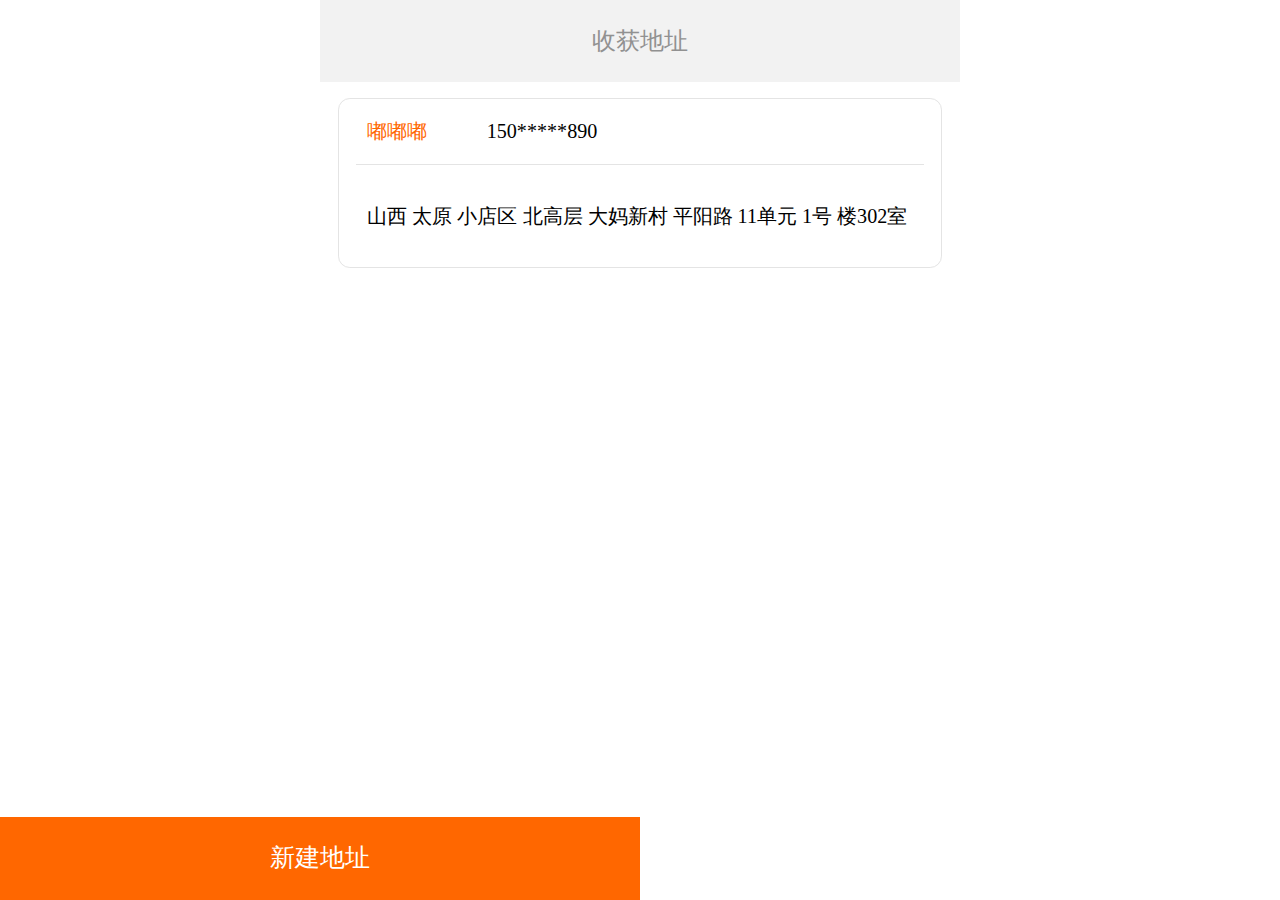
<file: add-address.html>
<!DOCTYPE html>
<html lang="zh">
<head>
	<meta charset="UTF-8">
	<meta name="viewport" content="width=device-width, initial-scale=1.0">
	<script src="js/rem.js" type="text/javascript" charset="utf-8"></script>
	<link rel="stylesheet" href="css/base.css">
	<link rel="stylesheet" href="css/add-address.css">
	<link rel="stylesheet" href="css/header.css">
	<title>Document</title>
</head>
<body>
	<div class="root">
		<main>
			<header class="header">
				<a href="index.html"  class="iconfont">&#xe601;</a>
				<span>收获地址</span>
				<a href="search.html" class="iconfont">&#xe634;</a>
			</header>
			<section class="content">
				<div class="top">
					<span>嘟嘟嘟</span>
					<span>150*****890</span>
				</div>
				<div class="bot">
					<span>山西 太原 小店区 北高层 大妈新村 平阳路  11单元 1号  楼302室</span>
					<i class="iconfont">&#xe600;</i>

				</div>

			</section>
		</main>
		<a href="address.html" class="footer">新建地址</a>
	</div>
</body>
</html>
</file>
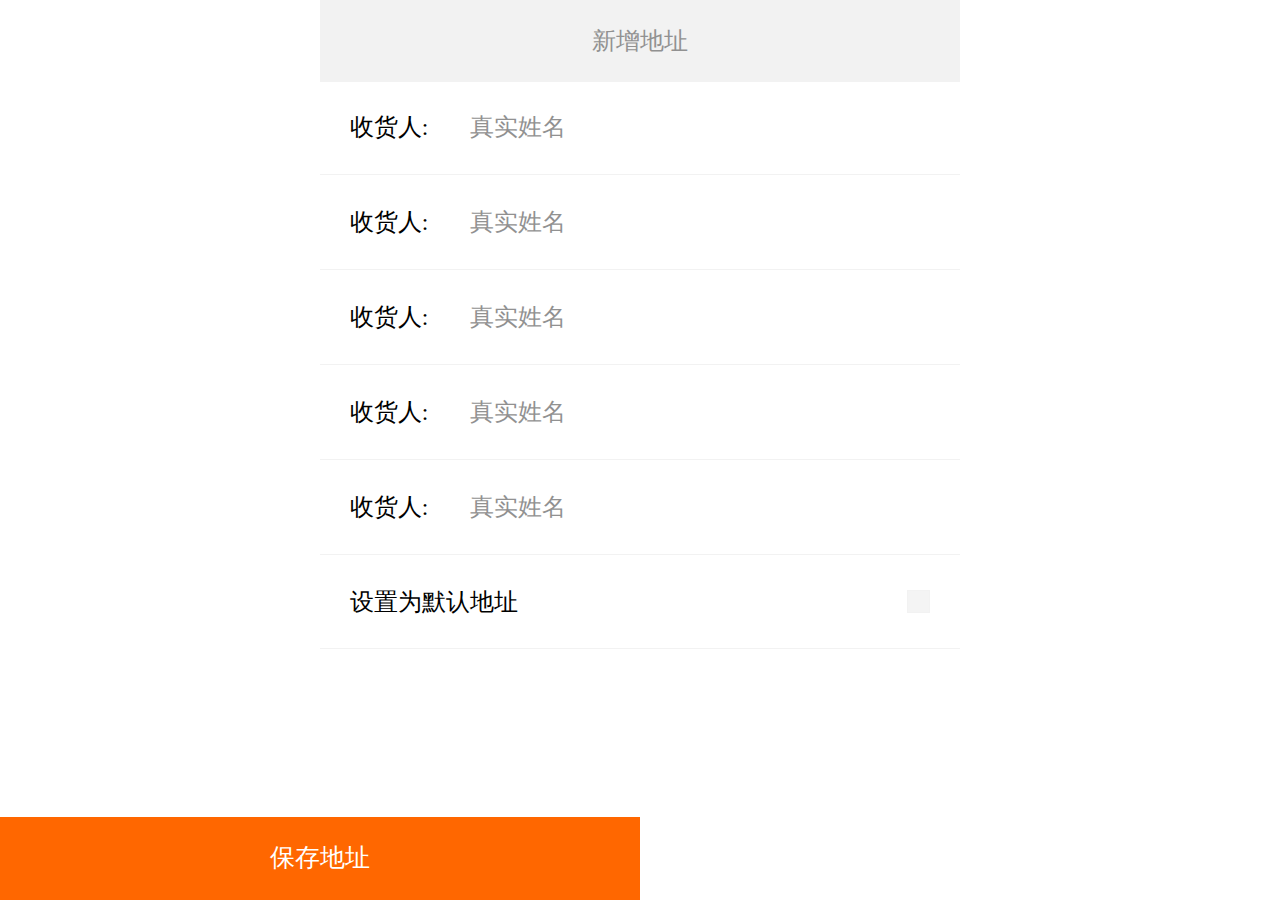
<file: address.html>
<!DOCTYPE html>
<html lang="zh">
<head>
	<meta charset="UTF-8">
	<meta name="viewport" content="width=device-width, initial-scale=1.0">
	<script src="js/rem.js" type="text/javascript" charset="utf-8"></script>
	<link rel="stylesheet" href="css/base.css">
	<link rel="stylesheet" href="css/address.css">
	<link rel="stylesheet" href="css/header.css">
	<title>Document</title>
</head>
<body>
	<div class="root">
		<main>
			<header class="header">
				<a href="index.html"  class="iconfont">&#xe601;</a>
				<span>新增地址</span>
				<a href="search.html" class="iconfont">&#xe634;</a>
			</header>
			<section class="content">
				<span>收货人:</span>
				<span>真实姓名</span>
			</section>
			<section class="content">
				<span>收货人:</span>
				<span>真实姓名</span>
			</section>
			<section class="content">
				<span>收货人:</span>
				<span>真实姓名</span>
			</section>
			<section class="content">
				<span>收货人:</span>
				<span>真实姓名</span>
			</section>
			<section class="content">
				<span>收货人:</span>
				<span>真实姓名</span>
			</section>
			<section class="content content1">
				<span>设置为默认地址</span>
				<div class="select"></div>
			</section>
		</main>
		<footer class="footer">保存地址</footer>
	</div>
</body>
</html>
</file>
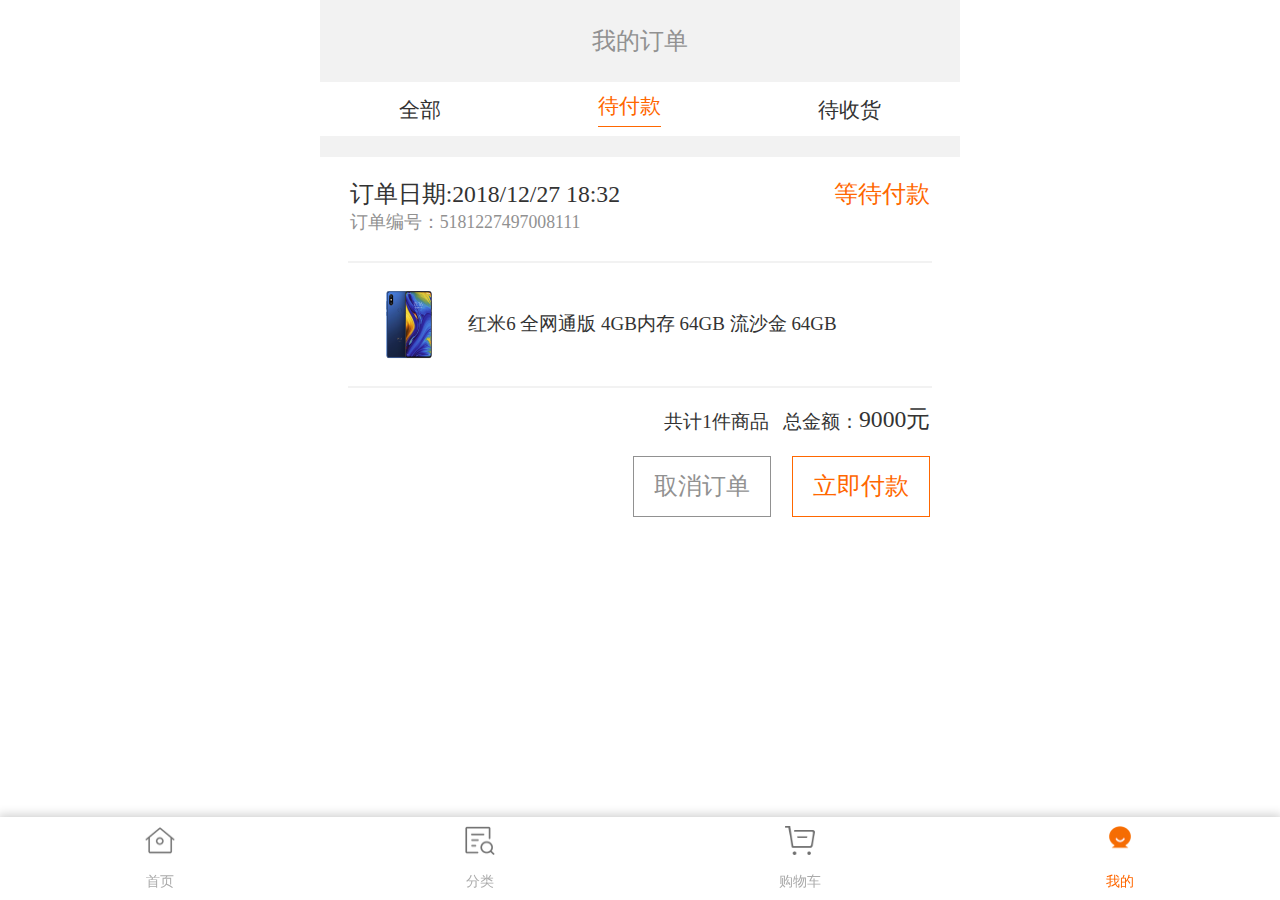
<file: bill.html>
<!DOCTYPE html>
<html lang="zh">
<head>
	<meta charset="UTF-8">
	<meta name="viewport" content="width=device-width, initial-scale=1.0">
	<link rel="stylesheet" href="css/base.css">
	<link rel="stylesheet" href="css/header.css">
	<link rel="stylesheet" href="css/footer.css">
	<link rel="stylesheet" href="css/bill.css">
	<script src="js/rem.js" type="text/javascript" charset="utf-8"></script>
	<title>Document</title>
</head>
<body>
	<div class="root">
		<!-- 头部开始 -->
		<header class="header">
			<a href="index.html"  class="iconfont">&#xe601;</a>
			<span>我的订单</span>
			<a href="search.html" class="iconfont">&#xe634;</a>
		</header>
		<!-- 头部结束 -->
		<main>
			<section class="classify">
				<div>全部</div>
				<div class="act">待付款</div>
				<div>待收货</div>
			</section>
			<div class="add"></div>
			<section class="date">
				<div class="top">
					<span>订单日期:2018/12/27 18:32</span>
					<span>等待付款</span>
				</div>
				<div class="bottom">
					<span>订单编号：5181227497008111</span>
				</div>
			</section>
			<section class="gotobuy">
				<div class="line"></div>
				<div class="none">
					<div class="img">
						<img src="img/b.png" alt="">
					</div>
					<div class="span">红米6 全网通版 4GB内存 64GB 流沙金 64GB</div>
				</div>
				<div class="line"></div>
			</section>
			<section class="all">
				<div class="top">
					<div>共计1件商品&nbsp;&nbsp;&nbsp;总金额：</div>
					<div>9000元</div>
				</div>
				<div class="bottom">
					<div class="one">取消订单</div>
					<div class="one two">立即付款</div>
				</div>

				
			</section>
		</main>
		<!-- 底部开始 -->
		<section class="footer">
			<a href="index.html" class=" all">
				<img src="[data-uri]" alt="">
				<span>首页</span>
			</a>
			<a href="category.html" class="all">
				<img src="[data-uri]" alt="">
				<span>分类</span>
			</a>
			<a href="shop.html" class="all">
				<img src="[data-uri]" alt="">
				<span>购物车</span>
			</a>
			
			<a href="my.html" class="all act">
				<img src="[data-uri]" alt="">
				<span>我的</span>
			</a>
		</section>
		<!-- 底部结束 -->
	</div>
</body>
</html>
</file>
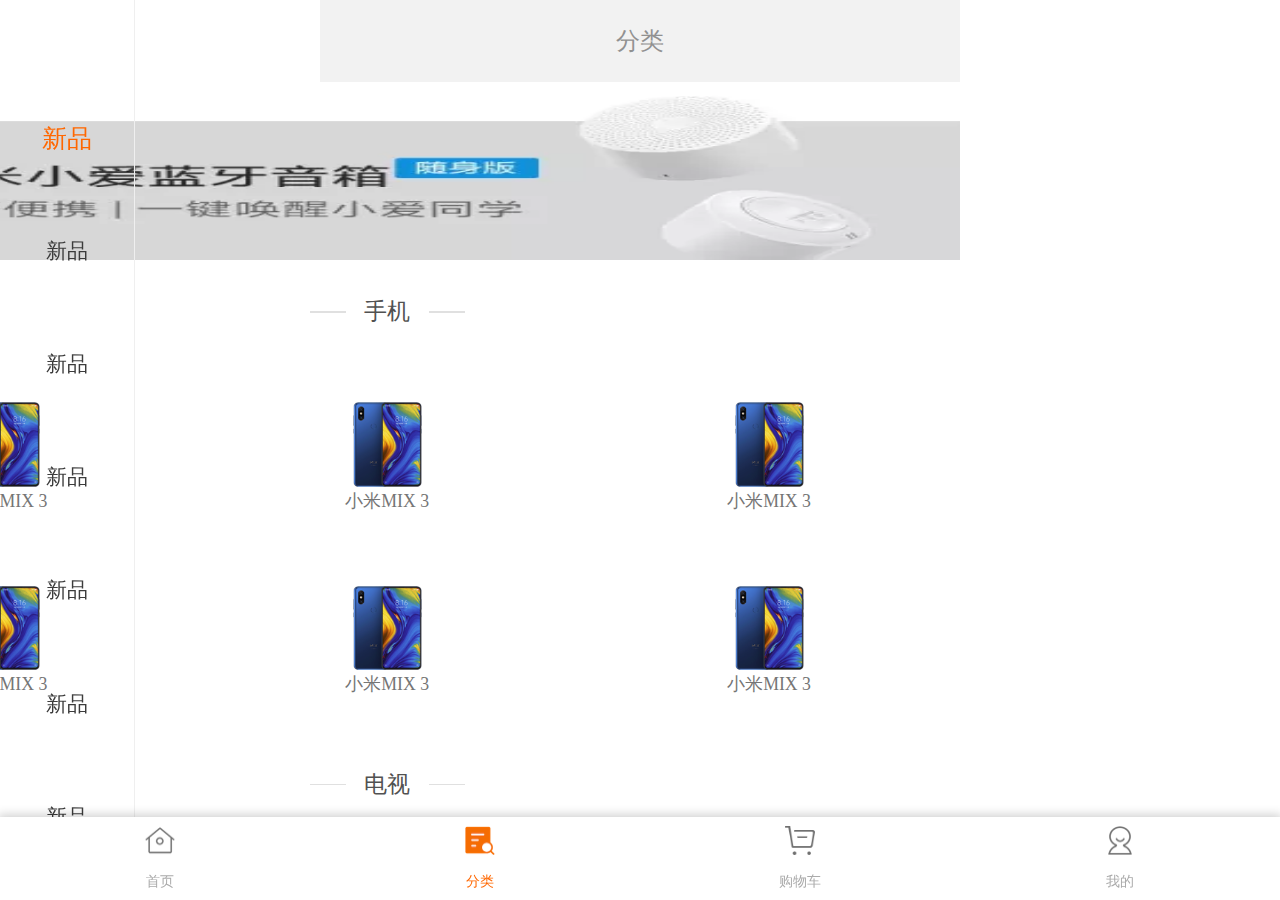
<file: category.html>
<!DOCTYPE html>
<html lang="zh">
<head>
	<meta charset="UTF-8">
	<meta name="viewport" content="width=device-width, initial-scale=1.0">
	<link rel="stylesheet" href="css/base.css">
	<link rel="stylesheet" href="css/header.css">
	<link rel="stylesheet" type="text/css" href="css/footer.css"/>
	<link rel="stylesheet" href="css/category.css">
	<script src="js/rem.js">
	</script>
	<title>Document</title>
</head>
<body>
	<div class="root">
		<!-- 头部开始 -->
		<header class="header">
			<a href="index.html"  class="iconfont">&#xe601;</a>
			<span>分类</span>
			<a href="search.html" class="iconfont">&#xe634;</a>
		</header>
		<!-- 头部结束 -->
		<!-- 内容开始 -->
		<main class="content">
			<aside class="aside">
				<div class="act">新品</div>
				<div>新品</div>
				<div>新品</div>
				<div>新品</div>
				<div>新品</div>
				<div>新品</div>
				<div>新品</div>
				<div>新品</div>
				<div>新品</div>
				<div>新品</div>
				<div>新品</div>
				<div>新品</div>
				<div>新品</div>
				<div>新品</div>
				<div>新品</div>
				<div>新品</div>
			</aside>
			<aside class="list">
				<div class="photo">
					<img src="img/c.webp" alt="">
				</div>
				<!-- 手机 -->
				<div class="name">
					<div class="line"></div>
					<p>手机</p>
					<div class="line"></div>
				</div>
				<div class="goods-list">
					<div>
						<img src="img/b.png" alt="">
						<span>小米MIX 3</span>
					</div>
					<div>
						<img src="img/b.png" alt="">
						<span>小米MIX 3</span>
					</div>
					<div>
						<img src="img/b.png" alt="">
						<span>小米MIX 3</span>
					</div>
					<div>
						<img src="img/b.png" alt="">
						<span>小米MIX 3</span>
					</div>
					<div>
						<img src="img/b.png" alt="">
						<span>小米MIX 3</span>
					</div>
					<div>
						<img src="img/b.png" alt="">
						<span>小米MIX 3</span>
					</div>
				</div>
				<!-- 手机结束 -->
				<!-- 电视开始 -->
				<div class="name">
					<div class="line"></div>
					<p>电视</p>
					<div class="line"></div>
				</div>
				<div class="goods-list">
					<div>
						<img src="img/b.png" alt="">
						<span>小米MIX 3</span>
					</div>
					<div>
						<img src="img/b.png" alt="">
						<span>小米MIX 3</span>
					</div>
					<div>
						<img src="img/b.png" alt="">
						<span>小米MIX 3</span>
					</div>
					<div>
						<img src="img/b.png" alt="">
						<span>小米MIX 3</span>
					</div>
					<div>
						<img src="img/b.png" alt="">
						<span>小米MIX 3</span>
					</div>
					<div>
						<img src="img/b.png" alt="">
						<span>小米MIX 3</span>
					</div>
				</div>
			<!-- 电视结束 -->
			<!-- 电脑开始 -->
			<div class="name">
				<div class="line"></div>
				<p>电脑</p>
				<div class="line"></div>
			</div>
			<div class="goods-list">
				<div>
					<img src="img/b.png" alt="">
					<span>小米MIX 3</span>
				</div>
				<div>
					<img src="img/b.png" alt="">
					<span>小米MIX 3</span>
				</div>
				<div>
					<img src="img/b.png" alt="">
					<span>小米MIX 3</span>
				</div>
				<div>
					<img src="img/b.png" alt="">
					<span>小米MIX 3</span>
				</div>
				<div>
					<img src="img/b.png" alt="">
					<span>小米MIX 3</span>
				</div>
				<div>
					<img src="img/b.png" alt="">
					<span>小米MIX 3</span>
				</div>
			</div>
			<!-- 电脑结束 -->
			</aside>
		</main>
		<!-- 内容结束 -->
		<!-- 头部结束 -->
		<!-- 底部开始 -->
		<section class="footer">
			<a href="index.html" class=" all">
				<img src="[data-uri]" alt="">
				<span>首页</span>
			</a>
			<div class="all act">
				<img src="img/d.png" alt="">
				<span>分类</span>
			</div>
			<a href="shop.html" class="all">
				<img src="[data-uri]" alt="">
				<span>购物车</span>
			</a>
			
			<a href="my.html" class="all">
				<img src="[data-uri]" alt="">
				<span>我的</span>
			</a>
		</section>
		<!-- 底部结束 -->
	</div>
	
</body>
</html>
</file>
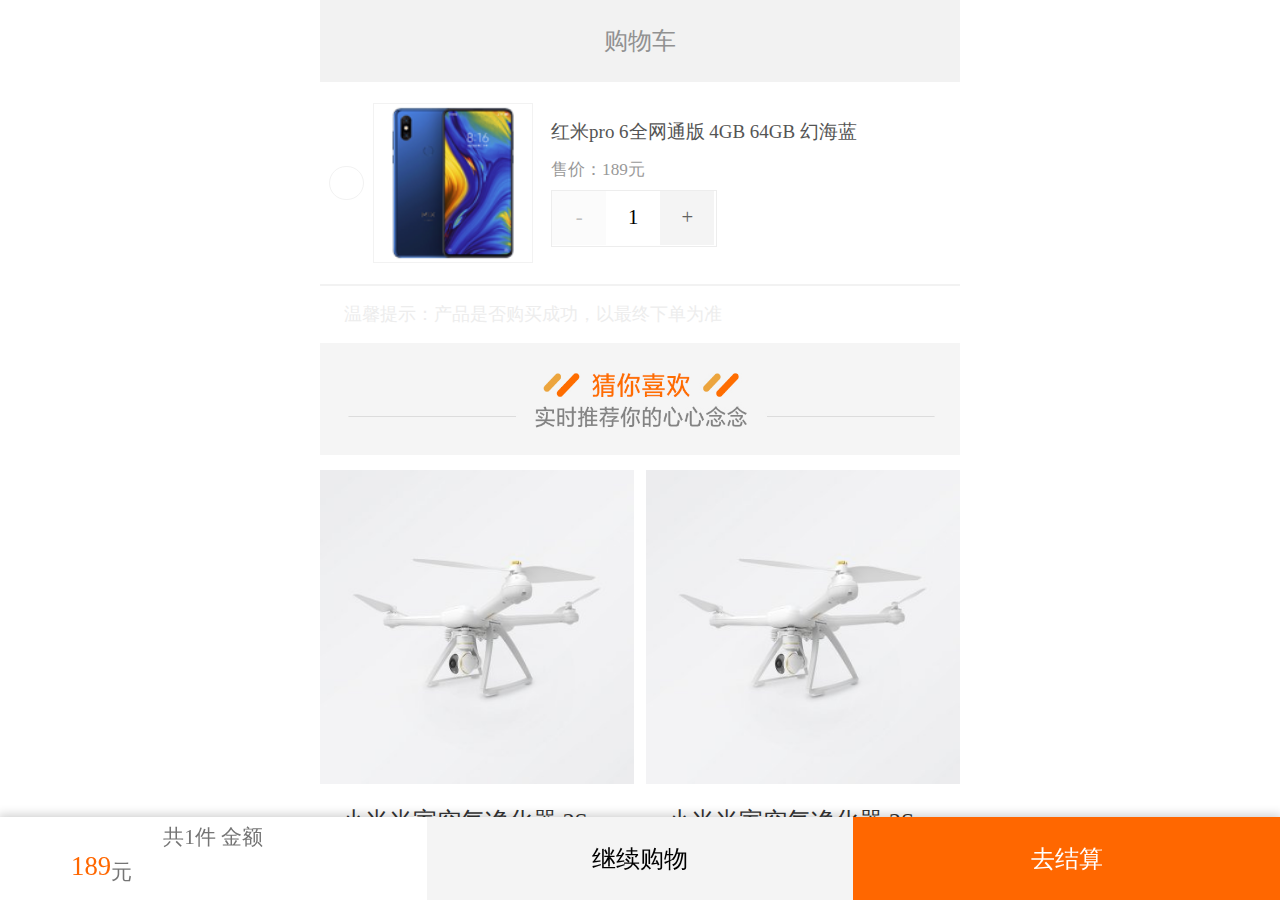
<file: shop.html>
<!DOCTYPE html>
<html lang="zh">
<head>
	<meta charset="UTF-8">
	<meta name="viewport" content="width=device-width, initial-scale=1.0">
	<link rel="stylesheet" href="css/base.css">
	<link rel="stylesheet" href="css/header.css">
	<link rel="stylesheet" href="css/footer.css">
	<link rel="stylesheet" href="css/shop.css">
	<script src="js/rem.js" type="text/javascript" charset="utf-8"></script>
	<title>Document</title>
</head>
<body>
	<div class="root">
		<!-- 头部开始 -->
		<header class="header">
			<a href="index.html"  class="iconfont">&#xe601;</a>
			<span>购物车</span>
			<a href="search.html" class="iconfont">&#xe634;</a>
		</header>
		<!-- 头部结束 -->
		<!-- 内容开始 -->
		<main>
			<section class="good">
				<div class="confirm">
					<div class="circle"></div>
				</div>
				<div class="picture">
					<img src="img/b.png" alt="">
				</div>
				<div class="detail">
					<div class="tishi">红米pro 6全网通版 4GB 64GB 幻海蓝</div>
					<div class="price">售价：189元</div>
					<div class="acount">
						<div>-</div>
						<div>1</div>
						<div>+</div>
					</div>
				</div>
				<div class="detele">
					<i class="iconfont">&#xe621;</i>
				</div>
			</section>
			<section class="tip">温馨提示：产品是否购买成功，以最终下单为准</section>
			<section class="guess">
				<img src="img/f.jpg" alt="">
			</section>
			<section class="list">
				<div class="left">
					<div class="img-box">
						<img src="img/g.jpg" alt="">
					</div>
					<div class="text">
						<div>小米米家空气净化器 2S</div>
						<div>188元</div>
					</div>
				</div>
				<div class="right">
					<div class="img-box">
						<img src="img/g.jpg" alt="">
					</div>
					<div class="text">
						<div>小米米家空气净化器 2S</div>
						<div>188元</div>
					</div>
				</div>
			</section>
			<section class="list copy">
				<div class="left">
					<div class="img-box">
						<img src="img/g.jpg" alt="">
					</div>
					<div class="text">
						<div>小米米家空气净化器 2S</div>
						<div>188元</div>
					</div>
				</div>
				<div class="right">
					<div class="img-box">
						<img src="img/g.jpg" alt="">
					</div>
					<div class="text">
						<div>小米米家空气净化器 2S</div>
						<div>188元</div>
					</div>
				</div>
			</section>
			<section class="list copy">
				<div class="left">
					<div class="img-box">
						<img src="img/g.jpg" alt="">
					</div>
					<div class="text">
						<div>小米米家空气净化器 2S</div>
						<div>188元</div>
					</div>
				</div>
				<div class="right">
					<div class="img-box">
						<img src="img/g.jpg" alt="">
					</div>
					<div class="text">
						<div>小米米家空气净化器 2S</div>
						<div>188元</div>
					</div>
				</div>
			</section>
		</main>
		<!-- 内容结束 -->
		<!-- 底部开始 -->
		<section class="footer">
			<div class="left">
				<div class="top">共1件 金额</div>
				<div class="bot">
					<span>189</span>
					<span>元</span>
				</div>
				
			</div>
			<div class="middle">继续购物</div>
			<a href="add-address.html" class="right">去结算</a>
		</section>
		<!-- 底部结束 -->
	</div>
</body>
</html>
</file>
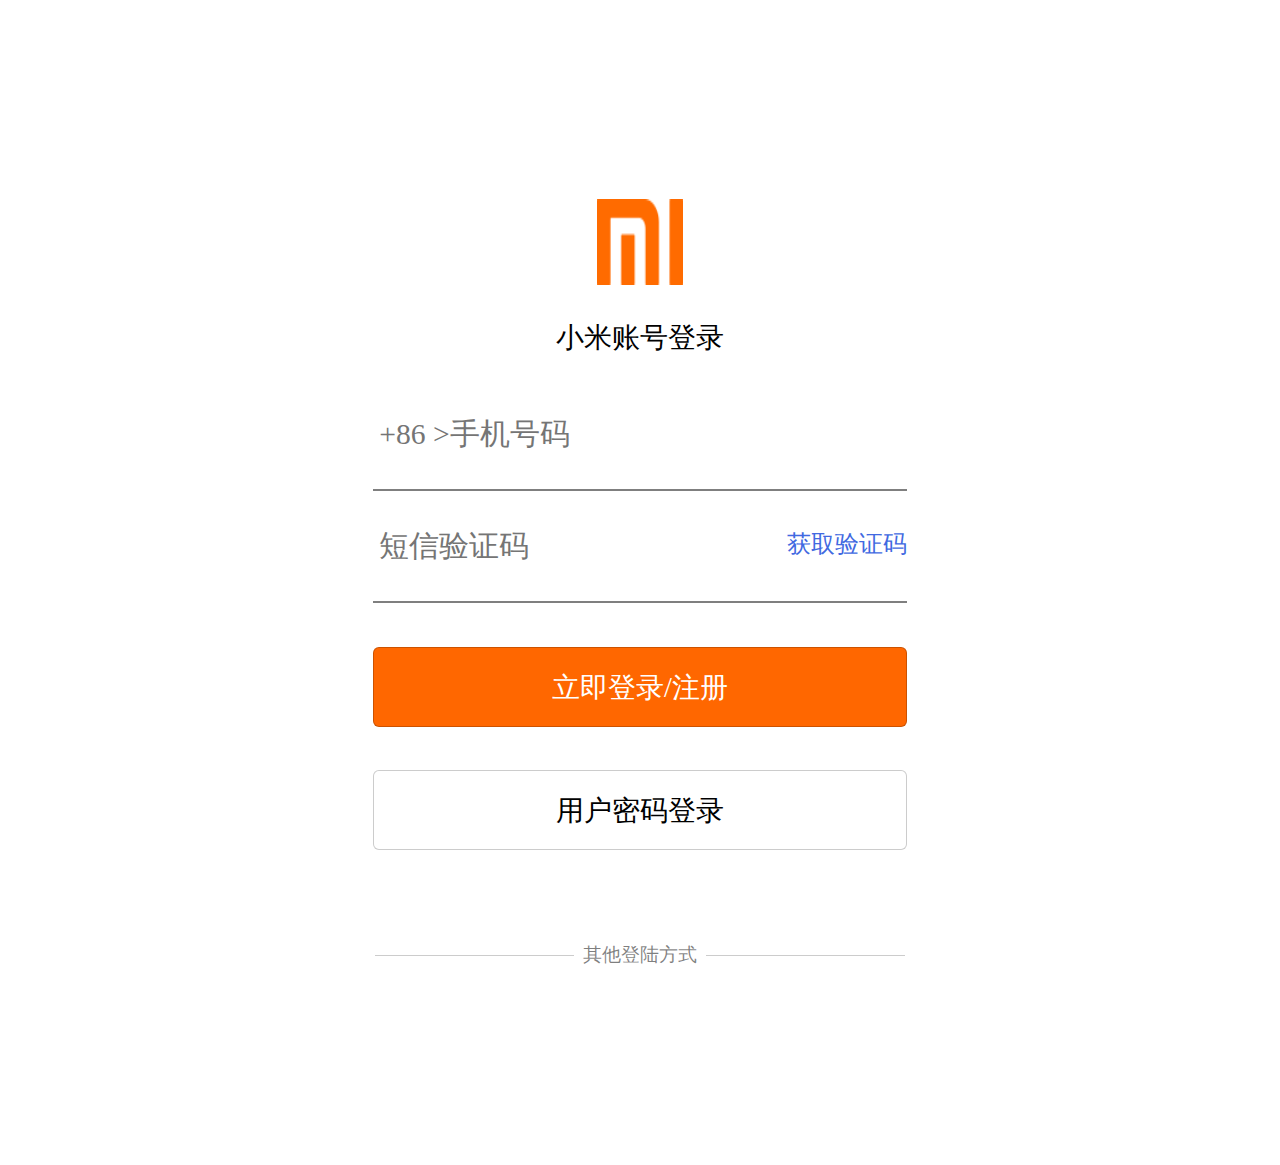
<file: sign.html>
<!DOCTYPE html>
<html lang="zh">
<head>
	<meta charset="UTF-8">
	<meta name="viewport" content="width=device-width, initial-scale=1.0">
	<script src="js/rem.js" type="text/javascript" charset="utf-8"></script>
	<link rel="stylesheet" href="css/base.css">
	<link rel="stylesheet" href="css/sign.css">
	<title>Document</title>
</head>
<body>
	<div class="root">
		<div class="photo">
			<!-- <div class="img"> -->
				<img src="[data-uri]" alt="">
			<!-- </div> -->
			<span> 小米账号登录</span>
		</div>
		<div class="sign">
			<div class="top">
					<input type="text" placeholder="+86 >手机号码">
					<!-- <div class="top">+86<i class="iconfont">&#xe600;</i>手机号码</div> -->
			</div>
				<div class="line"></div>
				<div class="bottom">
					<input type="text" placeholder="短信验证码">
					<span>获取验证码</span>
				</div>
				<!-- <span>获取验证码</span> -->
			    <!-- <div class="bottom">短信验证码 <span>获取验证码</span></div> -->
				<div class="line"></div>
		</div>
		<!-- 登陆注册 -->
		<section class="logo">立即登录/注册</section>
		<section class="logo online">用户密码登录</section>
		<section class="way">
			<div class="top">
				<div class="line"></div>
				<span>其他登陆方式</span>
				<div class="line"></div>
			</div>
			<div class="bottom">
				<i class="iconfont">&#xe6b1;</i>
				<i class="iconfont">&#xe665;</i>
				<i class="iconfont">&#xe602;</i>
			</div>
		</section>

	</div>
</body>
</html>
</file>
<file: css/base.css>
*{
	margin:0;
	padding:0;
	font-family:"微软雅黑","苹方";
	font-style:normal; /*不再有斜体*/
	font-weight:normal;/*不再有加粗*/
}
a{
	text-decoration:none;/*a连接的下划线*/
}
ul,li{
	list-style:none;
}
@font-face {
  font-family: 'iconfont';  /* project id 984507 */
  src: url('//at.alicdn.com/t/font_984507_botoajghpq.eot');
  src: url('//at.alicdn.com/t/font_984507_botoajghpq.eot?#iefix') format('embedded-opentype'),
  url('//at.alicdn.com/t/font_984507_botoajghpq.woff') format('woff'),
  url('//at.alicdn.com/t/font_984507_botoajghpq.ttf') format('truetype'),
  url('//at.alicdn.com/t/font_984507_botoajghpq.svg#iconfont') format('svg');
}
.iconfont{
	font-family:"iconfont";/*要运用字体，才可使用阿里巴巴*/
}
.root{
	max-width:640px;/*所有手机都不会超过640的宽*/
	height:100vh;
	margin: 0 auto;
}
</file>
<file: css/add-address.css>
main{
	padding-top:1.36rem;
	box-sizing: border-box;
}
.footer{
	width:100%;
	height:1.4rem;
	position: fixed;
	max-width: 640px;
	bottom:0;
	left:0;
	display: flex;
	background: #ff6700;
	color:#fff;
	font-size:0.42rem;
	display: flex;
	justify-content: center;
	line-height:1.4rem;
}
.content{
	width:10.2rem;
	height:2.86rem;
	margin:0.3rem auto 0;
	border-radius:0.2rem;
	border:1px solid #e4e4e4;
	box-sizing: border-box;
}
.content .top{
	width:9.6rem;
	height:1.10rem;
	margin:0 auto;
	border-bottom:1px solid #e4e4e4;
    display: flex;
	font-size:0.34rem;
    padding-left: 0.2rem;
	box-sizing: border-box;
	align-items: center;
}
.content .top span:nth-child(1){
	color:#ff6700;
}
.content .top span:nth-child(2){
	color:black;
	margin-left: 1rem;
}
.content .bot{
	width:9.6rem;
	height:1.76rem;
	margin:0 auto;
    display: flex;
    padding-left: 0.2rem;
	box-sizing: border-box;
	align-items: center;
}
.content .bot span{
	font-size:0.34rem;
	color:black;
}
.content .bot .iconfont{
	font-size:0.24rem;

}
</file>
<file: css/header.css>
.header{
	width:100%;
	height:1.38rem;
	z-index:99;
	max-width: 640px;
	position:fixed;
	top:0;
	right:0;
	left:0;
	margin-right:auto;
	margin-left:auto;
	width:100%;
	height:1.38rem;
	color:#919191;
	padding:0 0.5rem;
	box-sizing: border-box;
	background: #f2f2f2;
	display: flex;
	justify-content: space-between;
	align-items: center;
}
.header i,.header a{
	font-size:0.58rem;
	color:#919191;
}
.header span{
	font-size:0.4rem;
}
</file>
<file: css/address.css>
main{
	padding-top:1.36rem;
	box-sizing: border-box;
}
.footer{
	width:100%;
	height:1.4rem;
	max-width: 640px;

	position: fixed;
	bottom:0;
	left:0;
	display: flex;
	background: #ff6700;
	color:#fff;
	font-size:0.42rem;
	display: flex;
	justify-content: center;
	line-height:1.4rem;
}
.content{
	width:100%;
	height:1.6rem;
	border-bottom:1px solid #f2f2f2;
    box-sizing: border-box;
	display: flex;
	padding:0 0.5rem;
	box-sizing: border-box;
	align-items: center;
}
.content span:nth-child(1){
	font-size:0.4rem;
	color:black;
}
.content span:nth-child(2){
	font-size:0.4rem;
	color:#919191;
	margin-left:0.7rem;
}
.content1{
	justify-content: space-between;

}
.content1 .select{
	width:0.4rem;
	height:0.4rem;
	border:1px solid #f2f2f2;
	box-sizing: border-box;
    background: #f4f4f4;
}
</file>
<file: css/footer.css>
.footer{
	width:100%;
	height:1.4rem;
	position: fixed;
	max-width: 640rem;
	bottom:0;
	left:0;
	display: flex;
	background: #fff;
	box-shadow: 0 0 10px 2px rgba(0,0,0,0.2);
}
.footer .all{
	width:25%;
	height:100%;
	display: flex;
	flex-direction: column;
	justify-content:space-around;
	align-items: center;
	color:#ababab;
}
.footer .all img{
	width:0.5rem;
	height:0.5rem;
}
.footer .all span{
	font-size:0.24rem;
	color:#ababab;
}
/* .footer .act img{
	color: #ff6700;
} */
.footer .act span{
	color:#ff6700;
}
</file>
<file: css/bill.css>
main{
	padding:1.38rem 0 1.4rem 0;
	box-sizing: border-box;
	
}
.classify{
	width:100%;
	height:0.92rem;
	display: flex;
	align-items: center;
	justify-content: space-around;
}
.classify div{
	font-size:0.36rem;
	color: #333;
}
.classify .act{
	color:#ff6700;
	border-bottom: 1px solid #ff6700;
	padding-bottom: 0.1rem;
}
.add{
	width:100%;
	height:0.35rem;
	background: #f2f2f2;
}
.date{
	width:100%;
	height:1.76rem;
}
.date .top{
	height:0.9rem;
	width:100%;
	display: flex;
	justify-content: space-between;
	align-items: flex-end;
	padding:0 0.5rem;
	box-sizing: border-box;
}
.date .top span:nth-child(1){
	font-size:0.4rem;
	color:#333;
}
.date .top span:nth-child(2){
	font-size:0.4rem;
	color:#ff6700;
}
.date .bottom{
	height:calc(1.76rem - 0.9rem);
	width:100%;
	display: flex;
}
.date .bottom span{
	color:#919191;
	font-size:0.3rem;
	padding:0 0.5rem;
	box-sizing: border-box;
}
.gotobuy{
	width:100%;
	height:2.13rem;
	display: flex;
	flex-direction: column;
	justify-content: space-between;
	align-items: center;
}
.gotobuy .none{
	width:100%;
	height:98%;
	display: flex;
	align-items: center;
	padding:0 1rem;
	box-sizing: border-box;
}
.gotobuy .line{
	width:9.85rem;
	height:1%;
	background:#f2f2f2;
}
.gotobuy .none .img{
	width:1rem;
	height:1.2rem;
}
.gotobuy .none .img img{
	width:100%;
	height:100%;
}
.gotobuy .none .span{
	font-size:0.32rem;
	color:#333;
	margin-left:0.5rem;
}
.all{
	width:100%;
	height:2.2rem;
}
.all .top{
	width:100%;
	height:0.8rem;
	display: flex;
	padding-right:0.5rem;
	justify-content: flex-end;
	align-items: flex-end;
	box-sizing: border-box;
	margin-bottom:0.35rem;
}
.all .top div:nth-child(1){
	color:#333;
	font-size:0.32rem;
}
.all .top div:nth-child(2){
	color:#333;
	font-size:0.4rem;
}
.all .bottom{
	display: flex;
	justify-content: flex-end;
	align-items: flex-end;
	padding-right: 0.5rem;
	box-sizing: border-box;
}
.all .bottom .one{
	width:2.3rem;
	font-size:0.4rem;
	color:#919191;
	text-align: center;
	line-height:1rem;
	height:1rem;
	border: 1px solid #919191;
	}
.all .bottom .two{
	color:#ff6700;
	margin-left:0.35rem;
	border: 1px solid #ff6700;
	
}
</file>
<file: css/category.css>
/* 内容开始 */
.content{
	width:100%;
	height:100vh;
	padding:1.38rem 0 1.4rem;
	box-sizing: border-box;
}
/*左列表 */
.content .aside{
	position: fixed;
	padding: 1.38rem 0 1.4rem;
	top:0;
	left:0;
	width:2.27rem;
	height:100%;
	overflow:auto;
	/* text-overflow: ellipsis;
	white-space: nowrap; */
	float:left;
	border-right: 0.03rem solid #efefef ;
	box-sizing: border-box;
}
.content .aside::-webkit-scrollbar{
	width:0;
}
.content .aside>div{
	font-size:0.36rem;
	color:#3c3c3c;
	text-align: center;
	line-height:1.91rem;
	height:1.91rem;
	width:100%;
	/* background: #F5F5F5; */
}
.content .aside .act{
	font-size:0.43rem;
	color:#ff6700;
}
/* 左列表 */
/* 右内容 */
.list{
	width:calc(100vw - 2.27rem);
	height:100%;
	float:right;
	overflow: auto;
	text-overflow: ellipsis;
	white-space: nowrap;
}
.list::-webkit-scrollbar{
	width:0;
}
.list .photo{
	width:100%;
	height:3rem;
}
.list .photo img{
	width:100%;
	height:100%;
}
.list .name{
	width:100%;
	height:1.77rem;
	font-size:0.38rem;
	color:#515151;
	display: flex;
	justify-content: center;
	align-items: center;
}
.list .name .line{
	width:0.61rem;
	height:0.02rem;
	background: #e0e0e0;
	margin:0 0.31rem;
}
.list .goods-list{
	width:100%;
	height:6.2rem;
	display: flex;
	flex-wrap: wrap;
}
.list .goods-list>div{
	width:33.333%;
	height:50%;
	justify-content: center;
	align-items: center;
	display: flex;
	flex-direction: column;
}
.list .goods-list>div img{
	width:1.5rem;
	height:1.5rem;
}
.list .goods-list>div span{
	font-size:0.3rem;
	color:#757575;
}
</file>
<file: css/shop.css>
main{
	width:100%;
	height:100vh;
	padding-top:1.38rem;
	padding-bottom:1.4rem ;
	box-sizing: border-box;
	overflow: auto;
}

.good{
	width:100%;
	height:3.42rem;
	display: flex;
	align-items: center;
	border-bottom: 2px solid #f2f2f2;
}
.good .confirm{
	width:0.9rem;
	height:100%;
	display: flex;
	justify-content: center;
	align-items: center;
}
.good .confirm .circle{
	width:0.58rem;
	height:0.58rem;
	border: 1px solid #f2f2f2;
	box-sizing: border-box;
	border-radius: 50%;
}
.good .picture{
	width:2.7rem;
	height:2.7rem;
	border: 1px solid #f2f2f2;
	box-sizing: border-box;
}
.good .picture img{
	width:100%;
	height:100%;
}
.good .detail{
	padding-left: 0.3rem;
	box-sizing: border-box;
	width:5.7rem;
	height:100%;
	display: flex;
	flex-direction: column;
	justify-content: center;
}
.good .detail .tishi{
	font-size:0.32rem;
	color:#545454;
	margin-bottom: 0.2rem;
}
.good .detail .price{
	font-size:0.29rem;
	color:#999;
	margin-bottom: 0.15rem;
}
.good .detail .acount{
	width:2.8rem;
	height:0.96rem;
	border: 1px solid #ededed;
	box-sizing: border-box;
	display: flex;
}
.good .detail .acount>div{
	display: flex;
	justify-content:center;
	align-items: center;
	font-size:0.35rem;
}
.good .detail .acount>div:nth-child(1){
	width:33%;
	height:98%;
	text-align: center;
	color:#c1c1c1;
	background: #fbfbfb;
}
.good .detail .acount>div:nth-child(2){
	width:33%;
	height:98%;
}
.good .detail .acount>div:nth-child(3){
	width:33%;
	height:98%;
	color:#616161;
	background: #f4f4f4;
}
.good .detele{
	width:1.5rem;
	height:100%;
	display: flex;
	justify-content: center;
	padding-top: 2.3rem;
	box-sizing: border-box;
    font-size: 0.6rem;
	
}
.tip{
	width:100%;
	height:0.95rem;
	line-height: 0.95rem;
	font-size:0.3rem;
	color:#ededed;
	padding-left: 0.4rem;
	box-sizing: border-box;

}
.guess img{
	width:100%;
	height:1.9rem;
}
.list{
	width:100%;
	height:6.65rem;
	display: flex;
	justify-content: space-between;
}
.list .left,.list .right{
	width:49%;
	height:100%;
}
.list .left .img-box,.list .right .img-box{
	height:5.3rem;
	width:100%;
	display: flex;
	flex-direction: column;
}
.list .left img,.list .right img{
	width:100%;
	height:100%;
}
.list .left .text,.list .right .text{
	width:100%;
	height:1.45rem;
	padding:0.35rem;
	box-sizing: border-box;
}
.list .left .text>div:nth-child(1){
	font-size:0.4rem;
	color:#333;
}
.list .left .text>div:nth-child(2){
	font-size:0.4rem;
	color:#ff6700;
}
.list .right .text>div:nth-child(1){
	font-size:0.4rem;
	color:#333;
}
.list .right .text>div:nth-child(2){
	font-size:0.4rem;
	color:#ff6700;
}
.copy{
	margin-top: 0.5rem;
}
.footer{
	width:100%;
	height:1.4rem;
	position: fixed;
	max-width: 640rem;
	bottom:0;
	left:0;
	display: flex;
	background: #fff;
	box-shadow: 0 0 10px 2px rgba(0,0,0,0.2);
	display: flex;
	
}
.footer>div{
	width:33.33%;
	height:100%;
}
.footer>div:nth-child(1) {
	
}
.footer>div:nth-child(1) .top{
	height:0.58rem;
	width:100%;
	color:#757575;
	font-size:0.36rem;
	display: flex;
	justify-content: center;
	align-items: flex-end;
	
}
.footer>div:nth-child(1) .bot{
	height:0.82rem;
	width:100%;
	display: flex;
	padding-left: 1.2rem;
	box-sizing: border-box;
}
.footer>div:nth-child(1) .bot span:nth-child(1){
	color:#ff6700;
	font-size: 0.45rem;

}
.footer>div:nth-child(1) .bot span:nth-child(2){
	color:#757575;
	font-size: 0.36rem;
	margin-top:0.1rem;
}
.footer>div:nth-child(2){
	background: #f4f4f4;
	color:black;
	font-size:0.4rem;
	display: flex;
	justify-content: center;
	align-items: center;
}
.footer a{
	width:33.33%;
	height:100%;
	background: #ff6700;
	color:#fff;
	font-size:0.4rem;
	display: flex;
	justify-content: center;
	align-items: center;
}
</file>
<file: css/sign.css>
.photo{
	width:100%;
	height:6.03rem;
	display: flex;
	flex-direction: column;
	justify-content: flex-end;
	align-items:center ;
}
.photo img{
	width:1.45rem;
	height:1.45rem;
}
.photo span{
	margin-top:0.58rem;
	font-size:0.48rem;
}
.sign{
	margin-top: 0.4rem;
	width:100%;
	height:3.75rem;
	display: flex;
	flex-direction:column;
	justify-content: space-between;
	align-items: center;
}
.sign .bottom,.sign .top{
	width:100%;
	height:48%;
	display:flex;
}
.sign .top input,.sign .bottom input{
	width:100%;
	height:100%;
	border:none;
	outline:none;
	padding-left:1rem;
	box-sizing:border-box;
	font-size:0.5rem;
	display:flex;
}
.sign .bottom input{
	width:73%;
}
.sign .bottom span{
	color:royalblue;
	font-size: 0.4rem;
	margin-top:0.6rem;
}
.sign .line{
	width:9rem;
	height:1%;
	background:rgba(0,0,0,0.5);
}

.logo{
	width:9rem;
	height:1.35rem;
	background:#ff6700;
	border-radius:0.1rem;
	margin:0.73rem auto;
	color:#fff;
	line-height:1.35rem;
	text-align: center;
	font-size: 0.48rem;
	border:1px solid rgba(0,0,0,0.2);
	box-sizing: border-box;
}
.online{
	background: #fff;
	color:black;
	margin-bottom: 0;
}
.way{
	height:5.32rem;
	width:100%;
}
.way .top{
	width:100%;
	height:2rem;
	display: flex;
	justify-content: center;
	align-items: flex-end;
	font-size:0.32rem;
}
.way .top span{
	margin:0 0.15rem;
	color:rgba(0,0,0,0.5)
}
.way .top .line{
	width:3.36rem;
	height:1px;
	background:rgba(0,0,0,0.2);
	margin-bottom: 0.2rem;
}
.way .bottom{
	width:100%;
	height:3.32rem;
	display: flex;
	justify-content: center;
	align-items: center;
}
.way .bottom .iconfont{
	font-size: 0.8rem;
}
.way .bottom i:nth-child(2){
	margin:0 0.55rem;
	color:#ff8d8e;
}
.way .bottom i:nth-child(1){
	color:#62befd;
}
.way .bottom i:nth-child(3){
	color:#00be00;
}
</file>
